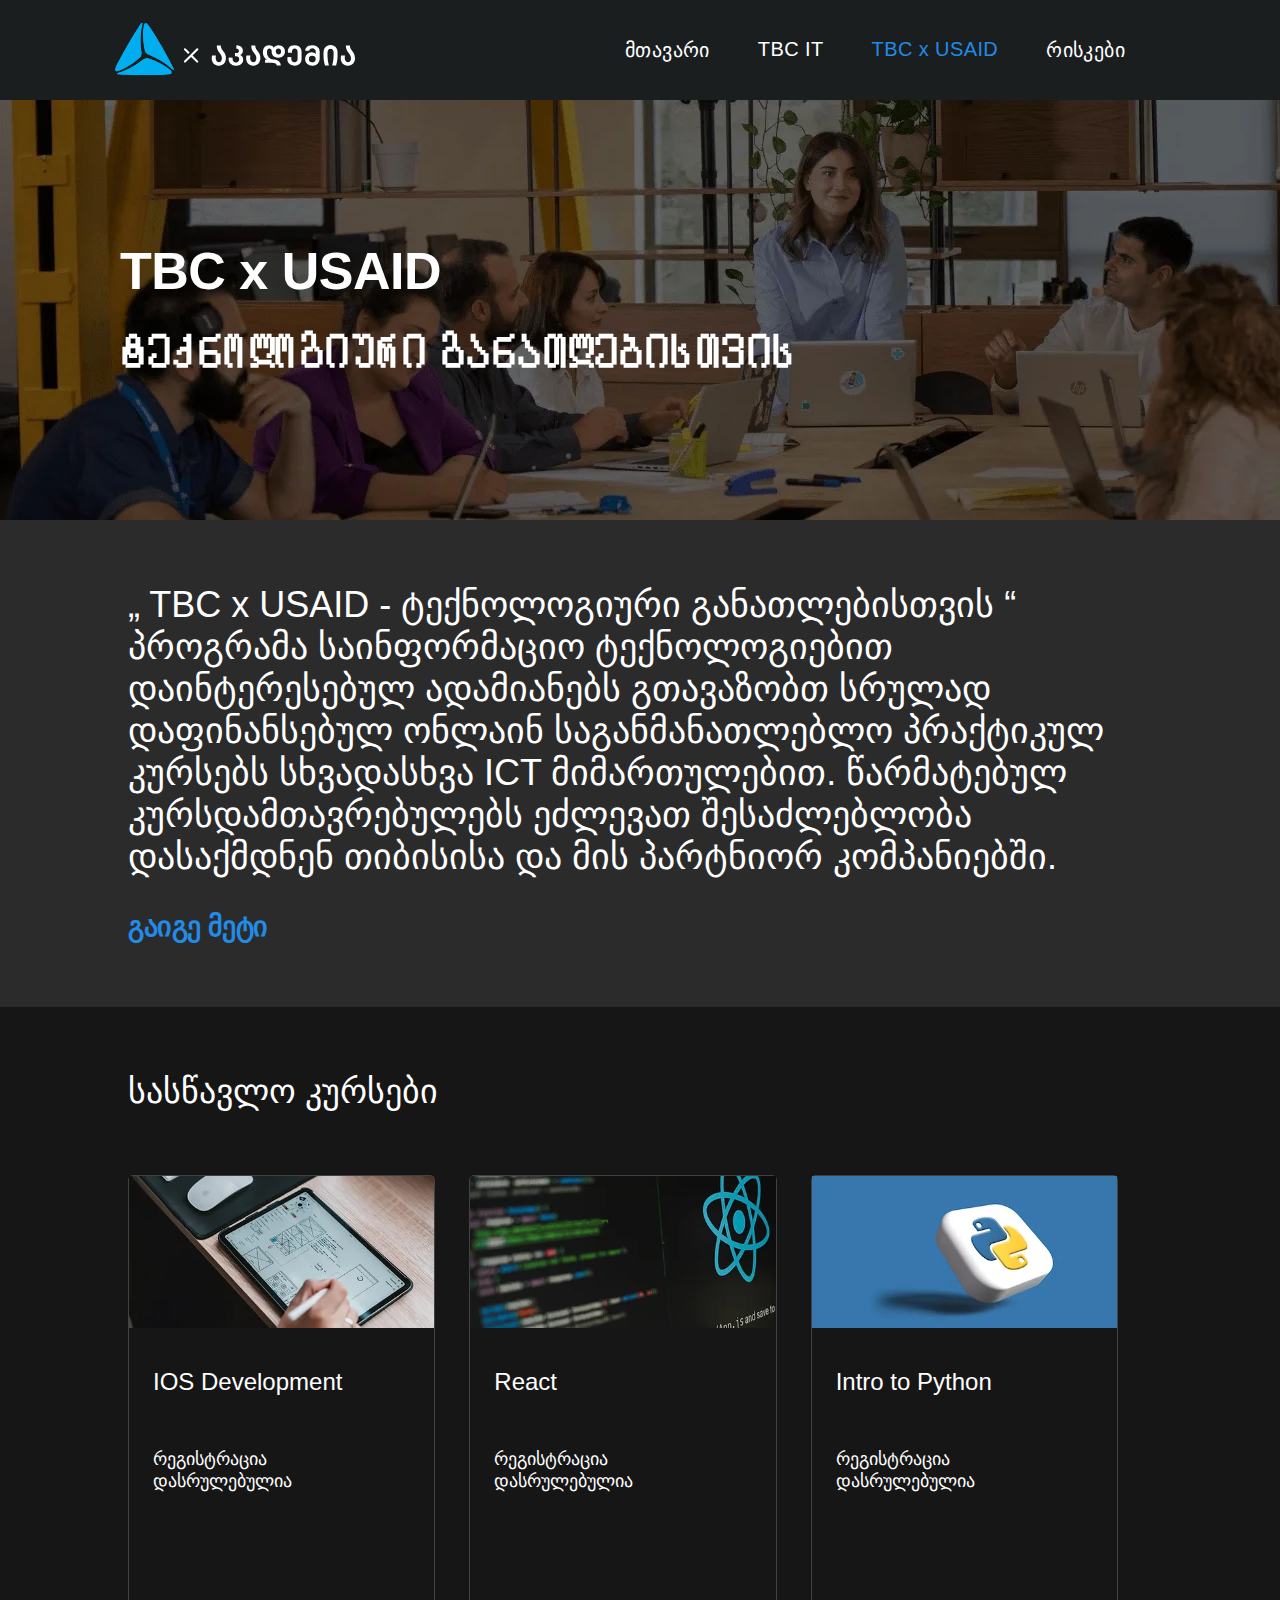
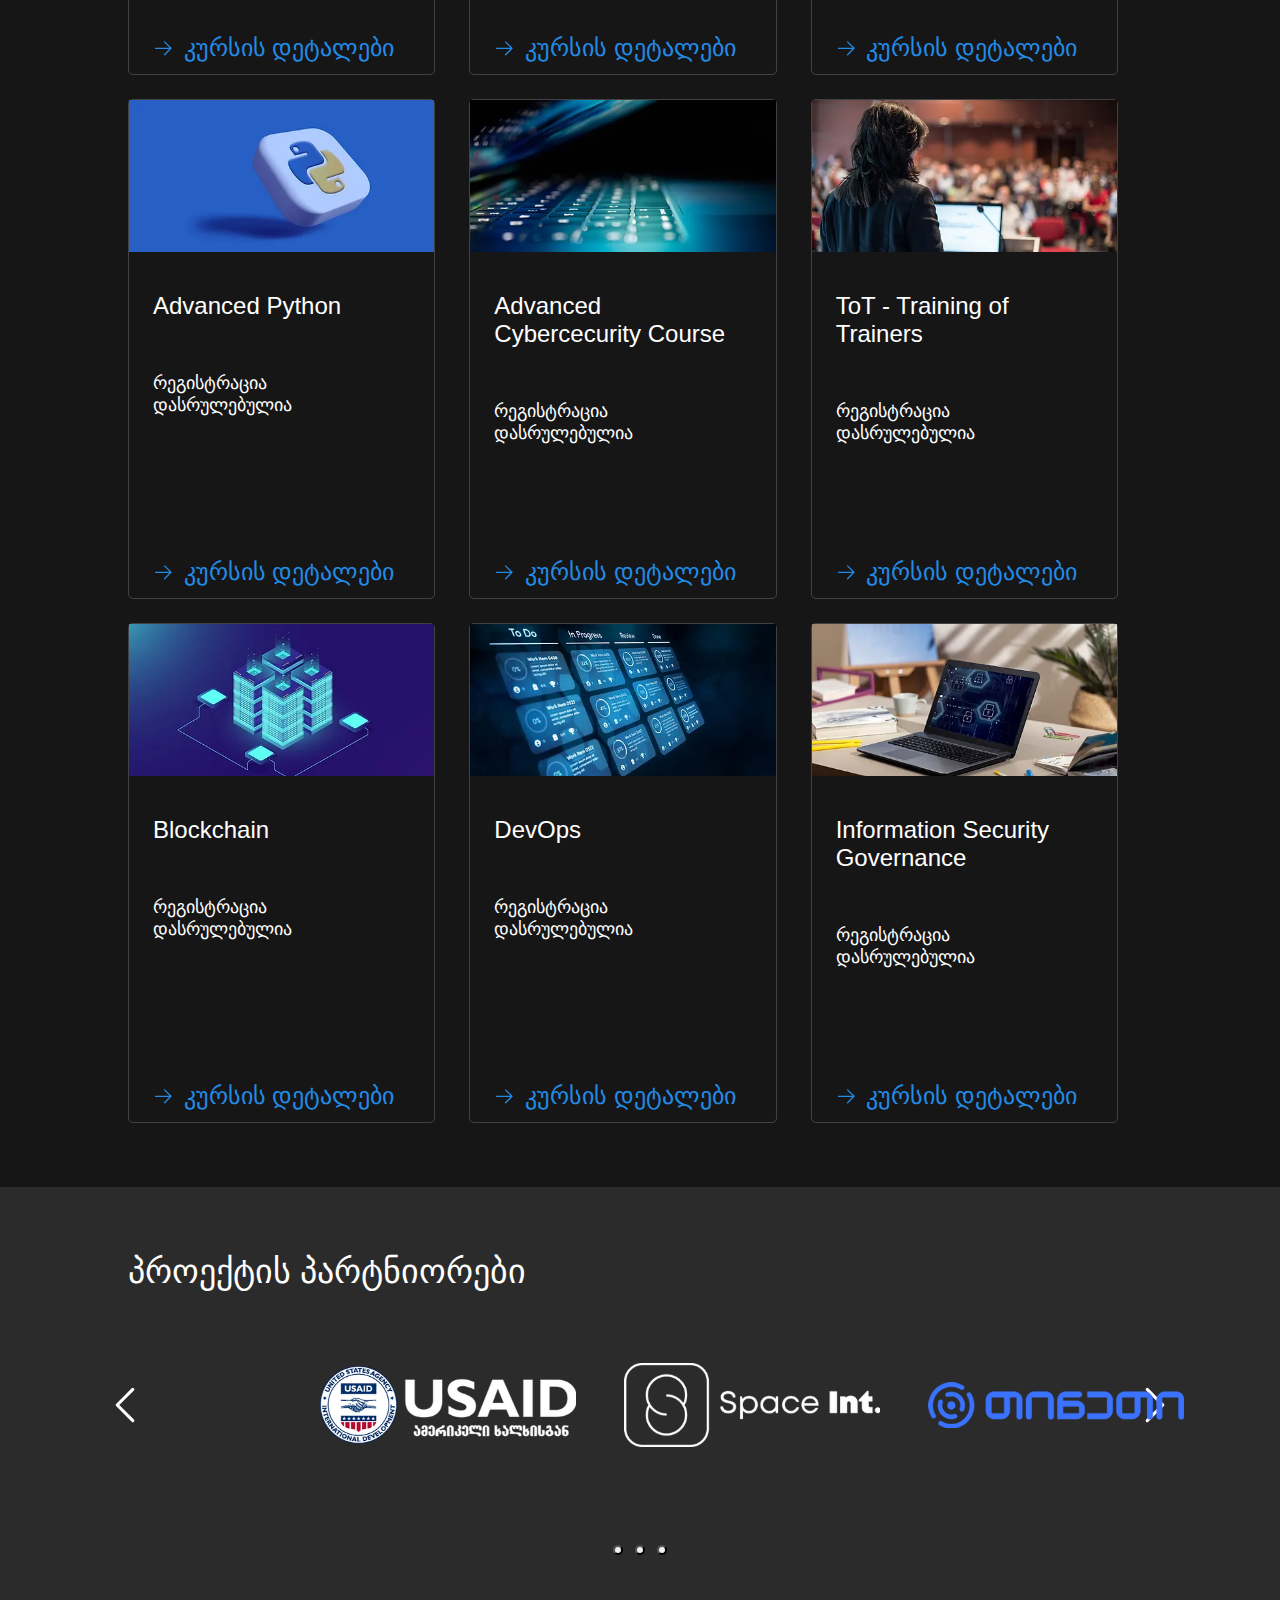
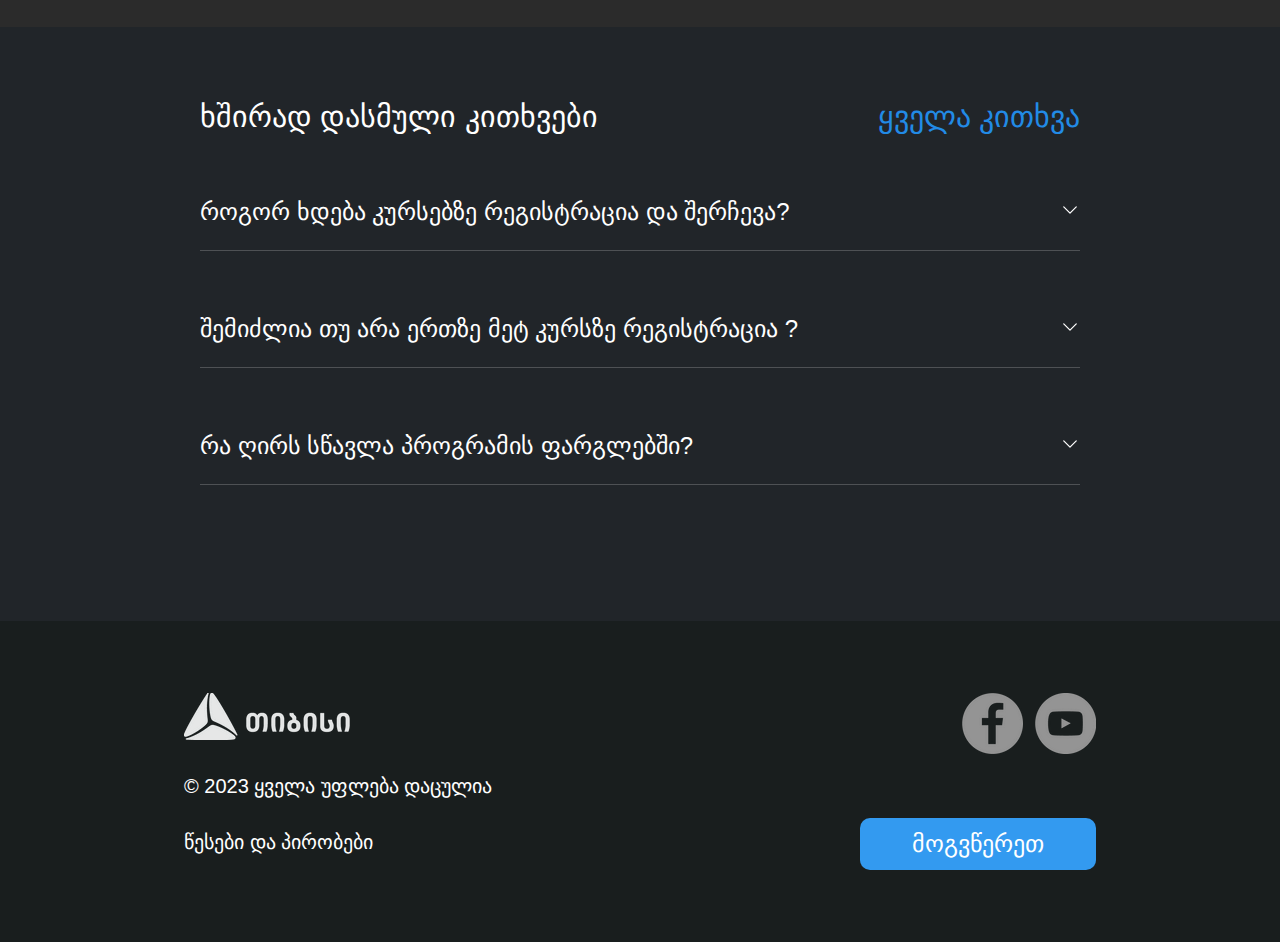
<file: index.html>
<!DOCTYPE html>
<html lang="en">
  <head>
    <meta charset="UTF-8" />
    <meta name="viewport" content="width=device-width, initial-scale=1.0" />
    <script src="script.js" defer></script>
    <link rel="stylesheet" type="text/css" href="style.css" />
    <link rel="stylesheet" type="text/css" href="queries.css" />
    <link
      rel="icon"
      sizes="192x192"
      href="https://static.wixstatic.com/media/93e8a3_03d83d668a5f417ca646a5e511f8c02a~mv2.png/v1/fill/w_192%2Ch_192%2Clg_1%2Cusm_0.66_1.00_0.01/93e8a3_03d83d668a5f417ca646a5e511f8c02a~mv2.png"
    />
    <link
      rel="stylesheet"
      href="https://cdnjs.cloudflare.com/ajax/libs/font-awesome/6.4.0/css/all.min.css"
    />
    <title>TBC x USAID</title>
  </head>
  <body>
    <header class="header">
      <a href="#"> <img src="./icons/tbcx-logo.svg" class="header-logo" /> </a>
      <div class="header-nav">
        <ul class="nav-list">
          <a href="#">მთავარი</a>
          <a href="#">TBC IT</a>
          <a href="#" id="active-btn">TBC x USAID</a>
          <a href="#">რისკები</a>
        </ul>
      </div>
      <button class="btn-mobile-nav">
        <i class="fa-solid fa-bars-staggered icon-mobile-nav open-nav"></i>
        <svg
          name="close-outline"
          xmlns="http://www.w3.org/2000/svg"
          fill="none"
          viewBox="0 0 24 24"
          stroke-width="1.5"
          stroke="currentColor"
          class="icon-mobile-nav close-nav hidden"
        >
          <path
            stroke-linecap="round"
            stroke-linejoin="round"
            d="M6 18 18 6M6 6l12 12"
          />
        </svg>
      </button>
    </header>
    <div class="spacer"></div>

    <div class="section-hero">
      <div class="hero">
        <div class="hero-title">
          <p>TBC x USAID</p>
          <p>ᲢᲔᲥᲜᲝᲚᲝᲒᲘᲣᲠᲘ ᲒᲐᲜᲐᲗᲚᲔᲑᲘᲡᲗᲕᲘᲡ</p>
        </div>
      </div>
    </div>
    <div class="section-description">
      <div class="main-description">
        <p class="description">
          „ TBC x USAID - ტექნოლოგიური განათლებისთვის “ პროგრამა საინფორმაციო
          ტექნოლოგიებით დაინტერესებულ ადამიანებს გთავაზობთ სრულად დაფინანსებულ
          ონლაინ საგანმანათლებლო პრაქტიკულ კურსებს სხვადასხვა ICT მიმართულებით.
          წარმატებულ კურსდამთავრებულებს ეძლევათ შესაძლებლობა დასაქმდნენ თიბისისა
          და მის პარტნიორ კომპანიებში.
        </p>
        <span class="more-info-btn">
          <a href="#">გაიგე მეტი</a>
        </span>
      </div>
    </div>
    <div class="section-courses">
      <div class="courses-div">
        <p class="courses-title">სასწავლო კურსები</p>
        <div class="courses">
          <div class="course">
            <div class="course-info">
              <img
                class="course-img"
                src="/images/dd97f4_6f93a2a737b14a32ae26b17f51e6dbf1~mv2.webp"
              />
              <p class="padding-sm">IOS Development</p>
              <p class="registration padding-sm">რეგისტრაცია დასრულებულია</p>
            </div>
            <a href="#" class="padding-sm"
              ><svg
                xmlns="http://www.w3.org/2000/svg"
                fill="none"
                viewBox="0 0 24 24"
                stroke-width="1.5"
                stroke="currentColor"
                class="arrow-right"
              >
                <path
                  stroke-linecap="round"
                  stroke-linejoin="round"
                  d="M13.5 4.5 21 12m0 0-7.5 7.5M21 12H3"
                />
              </svg>
              კურსის დეტალები</a
            >
          </div>
          <div class="course">
            <div class="course-info">
              <img
                class="course-img"
                src="/images/dd97f4_4323db1079614633a653e2ff9a95738e~mv2.webp"
              />
              <p class="padding-sm">React</p>
              <p class="registration padding-sm">რეგისტრაცია დასრულებულია</p>
            </div>
            <a href="#" class="padding-sm"
              ><svg
                xmlns="http://www.w3.org/2000/svg"
                fill="none"
                viewBox="0 0 24 24"
                stroke-width="1.5"
                stroke="currentColor"
                class="arrow-right"
              >
                <path
                  stroke-linecap="round"
                  stroke-linejoin="round"
                  d="M13.5 4.5 21 12m0 0-7.5 7.5M21 12H3"
                />
              </svg>
              კურსის დეტალები</a
            >
          </div>
          <div class="course">
            <div class="course-info">
              <img
                class="course-img"
                src="images/dd97f4_5487da3fc590472dbb3599f7575df2d1~mv2.webp"
              />
              <p class="padding-sm">Intro to Python</p>
              <p class="registration padding-sm">რეგისტრაცია დასრულებულია</p>
            </div>
            <a href="#" class="padding-sm"
              ><svg
                xmlns="http://www.w3.org/2000/svg"
                fill="none"
                viewBox="0 0 24 24"
                stroke-width="1.5"
                stroke="currentColor"
                class="arrow-right"
              >
                <path
                  stroke-linecap="round"
                  stroke-linejoin="round"
                  d="M13.5 4.5 21 12m0 0-7.5 7.5M21 12H3"
                />
              </svg>
              კურსის დეტალები</a
            >
          </div>
          <div class="course">
            <div class="course-info">
              <img
                src="/images/dd97f4_d9e4b267142542e98dbcdf183d766651~mv2.webp"
                class="course-img"
              />
              <p class="padding-sm">Advanced Python</p>
              <p class="registration padding-sm">რეგისტრაცია დასრულებულია</p>
            </div>
            <a class="padding-sm" href="#"
              ><svg
                xmlns="http://www.w3.org/2000/svg"
                fill="none"
                viewBox="0 0 24 24"
                stroke-width="1.5"
                stroke="currentColor"
                class="arrow-right"
              >
                <path
                  stroke-linecap="round"
                  stroke-linejoin="round"
                  d="M13.5 4.5 21 12m0 0-7.5 7.5M21 12H3"
                />
              </svg>
              კურსის დეტალები</a
            >
          </div>
          <div class="course">
            <div class="course-info">
              <img
                src="/images/dd97f4_41969c5f1e6b4a269bf1d790a52e465b~mv2.webp"
                class="course-img"
              />
              <p class="padding-sm">Advanced Cybercecurity Course</p>
              <p class="registration padding-sm">რეგისტრაცია დასრულებულია</p>
            </div>
            <a class="padding-sm" href="#"
              ><svg
                xmlns="http://www.w3.org/2000/svg"
                fill="none"
                viewBox="0 0 24 24"
                stroke-width="1.5"
                stroke="currentColor"
                class="arrow-right"
              >
                <path
                  stroke-linecap="round"
                  stroke-linejoin="round"
                  d="M13.5 4.5 21 12m0 0-7.5 7.5M21 12H3"
                />
              </svg>
              კურსის დეტალები</a
            >
          </div>
          <div class="course">
            <div class="course-info">
              <img
                src="/images/dd97f4_dd355dc915d14264afd4ce2a9d2b0e12~mv2.webp"
                class="course-img"
              />
              <p class="padding-sm">ToT - Training of Trainers</p>
              <p class="registration padding-sm">რეგისტრაცია დასრულებულია</p>
            </div>
            <a class="padding-sm" href="#"
              ><svg
                xmlns="http://www.w3.org/2000/svg"
                fill="none"
                viewBox="0 0 24 24"
                stroke-width="1.5"
                stroke="currentColor"
                class="arrow-right"
              >
                <path
                  stroke-linecap="round"
                  stroke-linejoin="round"
                  d="M13.5 4.5 21 12m0 0-7.5 7.5M21 12H3"
                />
              </svg>
              კურსის დეტალები</a
            >
          </div>
          <div class="course">
            <div class="course-info">
              <img
                src="images/dd97f4_0fc678e4e2e04f8dacc747a4e2fbb6e6~mv2.webp"
                class="course-img"
              />
              <p class="padding-sm">Blockchain</p>
              <p class="registration padding-sm">რეგისტრაცია დასრულებულია</p>
            </div>
            <a href="#" class="padding-sm"
              ><svg
                xmlns="http://www.w3.org/2000/svg"
                fill="none"
                viewBox="0 0 24 24"
                stroke-width="1.5"
                stroke="currentColor"
                class="arrow-right"
              >
                <path
                  stroke-linecap="round"
                  stroke-linejoin="round"
                  d="M13.5 4.5 21 12m0 0-7.5 7.5M21 12H3"
                />
              </svg>
              კურსის დეტალები</a
            >
          </div>
          <div class="course">
            <div class="course-info">
              <img
                src="images/dd97f4_dda966974c014319bd5623526510b47c~mv2 (1).webp"
                class="course-img"
              />
              <p class="padding-sm">DevOps</p>
              <p class="registration padding-sm">რეგისტრაცია დასრულებულია</p>
            </div>
            <a class="padding-sm" href="#">
              <svg
                xmlns="http://www.w3.org/2000/svg"
                fill="none"
                viewBox="0 0 24 24"
                stroke-width="1.5"
                stroke="currentColor"
                class="arrow-right"
              >
                <path
                  stroke-linecap="round"
                  stroke-linejoin="round"
                  d="M13.5 4.5 21 12m0 0-7.5 7.5M21 12H3"
                />
              </svg>
              კურსის დეტალები</a
            >
          </div>
          <div class="course">
            <div class="course-info">
              <img
                src="images/dd97f4_8cc30cf0258d45a6ad2298ebec33550a~mv2.webp"
                class="course-img"
              />
              <p class="padding-sm">Information Security Governance</p>
              <p class="registration padding-sm">რეგისტრაცია დასრულებულია</p>
            </div>
            <a href="#" class="padding-sm">
              <svg
                xmlns="http://www.w3.org/2000/svg"
                fill="none"
                viewBox="0 0 24 24"
                stroke-width="1.5"
                stroke="currentColor"
                class="arrow-right"
              >
                <path
                  stroke-linecap="round"
                  stroke-linejoin="round"
                  d="M13.5 4.5 21 12m0 0-7.5 7.5M21 12H3"
                />
              </svg>
              კურსის დეტალები</a
            >
          </div>
        </div>
      </div>
    </div>

    <div class="section-slider">
      <div class="slider">
        <div class="slider-content">
          <button class="previous-slide-btn">
            <svg
              xmlns="http://www.w3.org/2000/svg"
              fill="none"
              viewBox="0 0 24 24"
              stroke-width="1.5"
              stroke="currentColor"
            >
              <path
                stroke-linecap="round"
                stroke-linejoin="round"
                d="M15.75 19.5 8.25 12l7.5-7.5"
              />
            </svg>
          </button>
          <button class="next-slide-btn">
            <svg
              xmlns="http://www.w3.org/2000/svg"
              fill="none"
              viewBox="0 0 24 24"
              stroke-width="1.5"
              stroke="currentColor"
              class="w-6 h-6"
            >
              <path
                stroke-linecap="round"
                stroke-linejoin="round"
                d="m8.25 4.5 7.5 7.5-7.5 7.5"
              />
            </svg>
          </button>
          <p>პროექტის პარტნიორები</p>
          <div class="slider-partners slider0 absolute">
            <img src="/images/Asset 4_2x_edited.webp" />
            <img src="/images/White horiz.webp" />
            <img
              src="/images/93e8a3_ae4ade72135b4c7eaa531290232fe5aa~mv2 (1).webp"
            />
          </div>
          <div class="slider-partners slider1 no-opacity absolute">
            <img src="/images/Tegeta logo geo.webp" />
            <img
              src="/images/93e8a3_aca86c1c067d4f8585c3c2cb1b0a0178~mv2.webp"
            />
            <img src="/images/MicrosoftTeams-image (9).webp" />
          </div>
          <div class="slider-partners slider2 no-opacity absolute last-slide">
            <img src="images/UFC GEO PNG_edited.webp" />
          </div>
        </div>
        <div class="slider-btn-div">
          <button class="slider-btn slider-btn-1"></button>
          <button class="slider-btn slider-btn-2"></button>
          <button class="slider-btn slider-btn-3"></button>
        </div>
      </div>
    </div>
    <div class="FAQ-section">
      <div class="FAQ">
        <div class="FAQ-title">
          <p>ხშირად დასმული კითხვები</p>
          <a href="#">ყველა კითხვა</a>
        </div>
        <div class="questions">
          <div class="q-a">
            <div class="question question1">
              <p>როგორ ხდება კურსებზე რეგისტრაცია და შერჩევა?</p>
              <p>
                <svg
                  xmlns="http://www.w3.org/2000/svg"
                  fill="none"
                  viewBox="0 0 24 24"
                  stroke-width="1.5"
                  stroke="currentColor"
                  class="down-arrow"
                  id="down-arrow1"
                >
                  <path
                    stroke-linecap="round"
                    stroke-linejoin="round"
                    d="m19.5 8.25-7.5 7.5-7.5-7.5"
                  />
                </svg>

                <svg
                  xmlns="http://www.w3.org/2000/svg"
                  fill="none"
                  viewBox="0 0 24 24"
                  stroke-width="1.5"
                  stroke="currentColor"
                  class="hidden up-arrow"
                  id="up-arrow1"
                >
                  <path
                    stroke-linecap="round"
                    stroke-linejoin="round"
                    d="m4.5 15.75 7.5-7.5 7.5 7.5"
                  />
                </svg>
              </p>
            </div>
            <div class="answer1 answer hidden">
              <p>კურსზე რეგისტრაციისთვის უნდა გაიარო რამდენიმე ეტაპი:</p>
              <div class="answer1-text">
                <p>
                  I ეტაპი - პირველ ეტაპზე საჭიროა, შეავსო სასურველი კურსისთვის
                  განკუთვნილი სარეგისტრაციო ფორმა, რომელიც განთავსებულია კურსის
                  შიდა გვერდზე. კურსზე რეგისტრაციის დასრულების შემდეგ დაიწყება
                  შემოსული განცხადებების გადარჩევა.
                </p>
                <p>
                  II ეტაპი - შერჩევის მეორე ეტაპი კურსების მიხედვით
                  განსხვავებულია, ზოგიერთი კურსისთვის მოიცავს პრე-ტესტს, ზოგიერთ
                  კურსზე კი უნარების ტესტს, სადაც მინიმალური ზღვარის გადალახვის
                  შემთხვევაში გადახვალ შერჩევის შემდეგ ეტაპზე.
                </p>
                <p>
                  III ეტაპი - მესამე ეტაპი კურსების მიხედვით განსხვავდება:
                  Advance კურსებზე, სადაც მოითხოვება გარკვეული ტექნიკური ცოდნა,
                  მონაწილეებმა უნდა დაწერონ ტექნიკური ტესტი ცოდნის დონის
                  შესამოწმებლად, ხოლო კურსებზე, სადაც რაიმე ტიპის წინასწარი
                  ცოდნა მოთხოვნილი არ არის უნდა შეასრულოთ ტექნიკური დავალება,
                  რაც თქვენი კვლევისა და თვითსწავლის უნარს ამოწმებს.
                </p>
                <p>
                  IV ეტაპი - შერჩევის ბოლო მეოთხე ეტაპი მოიცავს გასაუბრებას
                  შესარჩევ კომისიასთან. გასაუბრების წარმატებით გავლის
                  შემთხვევაში ჩაირიცხებით კურსზე და გაფორმდება შესაბამისი
                  ხელშეკრულება.
                </p>
              </div>
              <p>
                * სანამ კურსზე დარეგისტრირდები მნიშვნელოვანია, ყურადღებით
                წაიკითხო კურსის აღწერა, ნახო რას ისწავლი კურსის განმავლობაში და
                გაიგო გააჩნია თუ არა კურსს დასწრების წინაპირობა.
              </p>
            </div>
          </div>
          <div class="q-a">
            <div class="question question2">
              <p>შემიძლია თუ არა ერთზე მეტ კურსზე რეგისტრაცია ?</p>
              <p>
                <svg
                  xmlns="http://www.w3.org/2000/svg"
                  fill="none"
                  viewBox="0 0 24 24"
                  stroke-width="1.5"
                  stroke="currentColor"
                  class="down-arrow"
                  id="down-arrow2"
                >
                  <path
                    stroke-linecap="round"
                    stroke-linejoin="round"
                    d="m19.5 8.25-7.5 7.5-7.5-7.5"
                  />
                </svg>

                <svg
                  xmlns="http://www.w3.org/2000/svg"
                  fill="none"
                  viewBox="0 0 24 24"
                  stroke-width="1.5"
                  stroke="currentColor"
                  class="hidden up-arrow"
                  id="up-arrow2"
                >
                  <path
                    stroke-linecap="round"
                    stroke-linejoin="round"
                    d="m4.5 15.75 7.5-7.5 7.5 7.5"
                  />
                </svg>
              </p>
            </div>
            <p class="answer2 answer hidden">
              TBC X USAID ტექნოლოგიური განათლებისთვის პროგრამაში თითოეულ
              კანდიდატს აქვს მხოლოდ ერთი კურსის გავლის შესაძლებლობა. გარდა
              Information Security და Python კურსებისა, სადაც Basic დონის გავლის
              შემდეგ შესაძლებელია სწავლის გაგრძელება Advance დონეზე.
            </p>
          </div>
          <div class="q-a">
            <div class="question question3 last-question">
              <p>რა ღირს სწავლა პროგრამის ფარგლებში?</p>
              <p>
                <svg
                  xmlns="http://www.w3.org/2000/svg"
                  fill="none"
                  viewBox="0 0 24 24"
                  stroke-width="1.5"
                  stroke="currentColor"
                  class="down-arrow"
                  id="down-arrow3"
                >
                  <path
                    stroke-linecap="round"
                    stroke-linejoin="round"
                    d="m19.5 8.25-7.5 7.5-7.5-7.5"
                  />
                </svg>

                <svg
                  xmlns="http://www.w3.org/2000/svg"
                  fill="none"
                  viewBox="0 0 24 24"
                  stroke-width="1.5"
                  stroke="currentColor"
                  class="hidden up-arrow"
                  id="up-arrow3"
                >
                  <path
                    stroke-linecap="round"
                    stroke-linejoin="round"
                    d="m4.5 15.75 7.5-7.5 7.5 7.5"
                  />
                </svg>
              </p>
            </div>
            <p class="answer answer3 hidden">
              პროგრამის ფარგლებში კურსებზე სწავლა სრულიად დაფინანსებულია თიბისი
              ბანკისა და USAID-ის მიერ.
            </p>
          </div>
        </div>
      </div>
    </div>
    <div class="section-footer">
      <footer class="footer">
        <div class="footer-left">
          <div>
            <img src="images/Asset 1@2x.webp" />
          </div>
          <p>© 2023 ყველა უფლება დაცულია</p>
          <a href="#">წესები და პირობები</a>
        </div>
        <div class="footer-right">
          <div class="footer-logos">
            <img src="images/ce6ec7c11b174c0581e20f42bb865ce3.webp" />
            <img src="images/71ac09a5a92848cc943bf2ca2a09a6d0.webp" />
          </div>
          <button class="footer-btn">მოგვწერეთ</button>
        </div>
      </footer>
    </div>
    <div class="section-footer-responsive">
      <footer class="footer-responsive">
        <div>
          <img src="images/Asset 1@2x.webp" />
        </div>

        <div class="footer-responsive-middle">
          <button class="footer-btn">მოგვწერეთ</button>
          <div class="footer-responsive-logos">
            <img src="images/ce6ec7c11b174c0581e20f42bb865ce3.webp" />
            <img src="images/71ac09a5a92848cc943bf2ca2a09a6d0.webp" />
          </div>
        </div>
        <div class="footer-responsive-bottom">
          <a href="#">წესები და პირობები</a>
          <p>© 2023 ყველა უფლება დაცულია</p>
        </div>
      </footer>
    </div>
  </body>
</html>
</file>
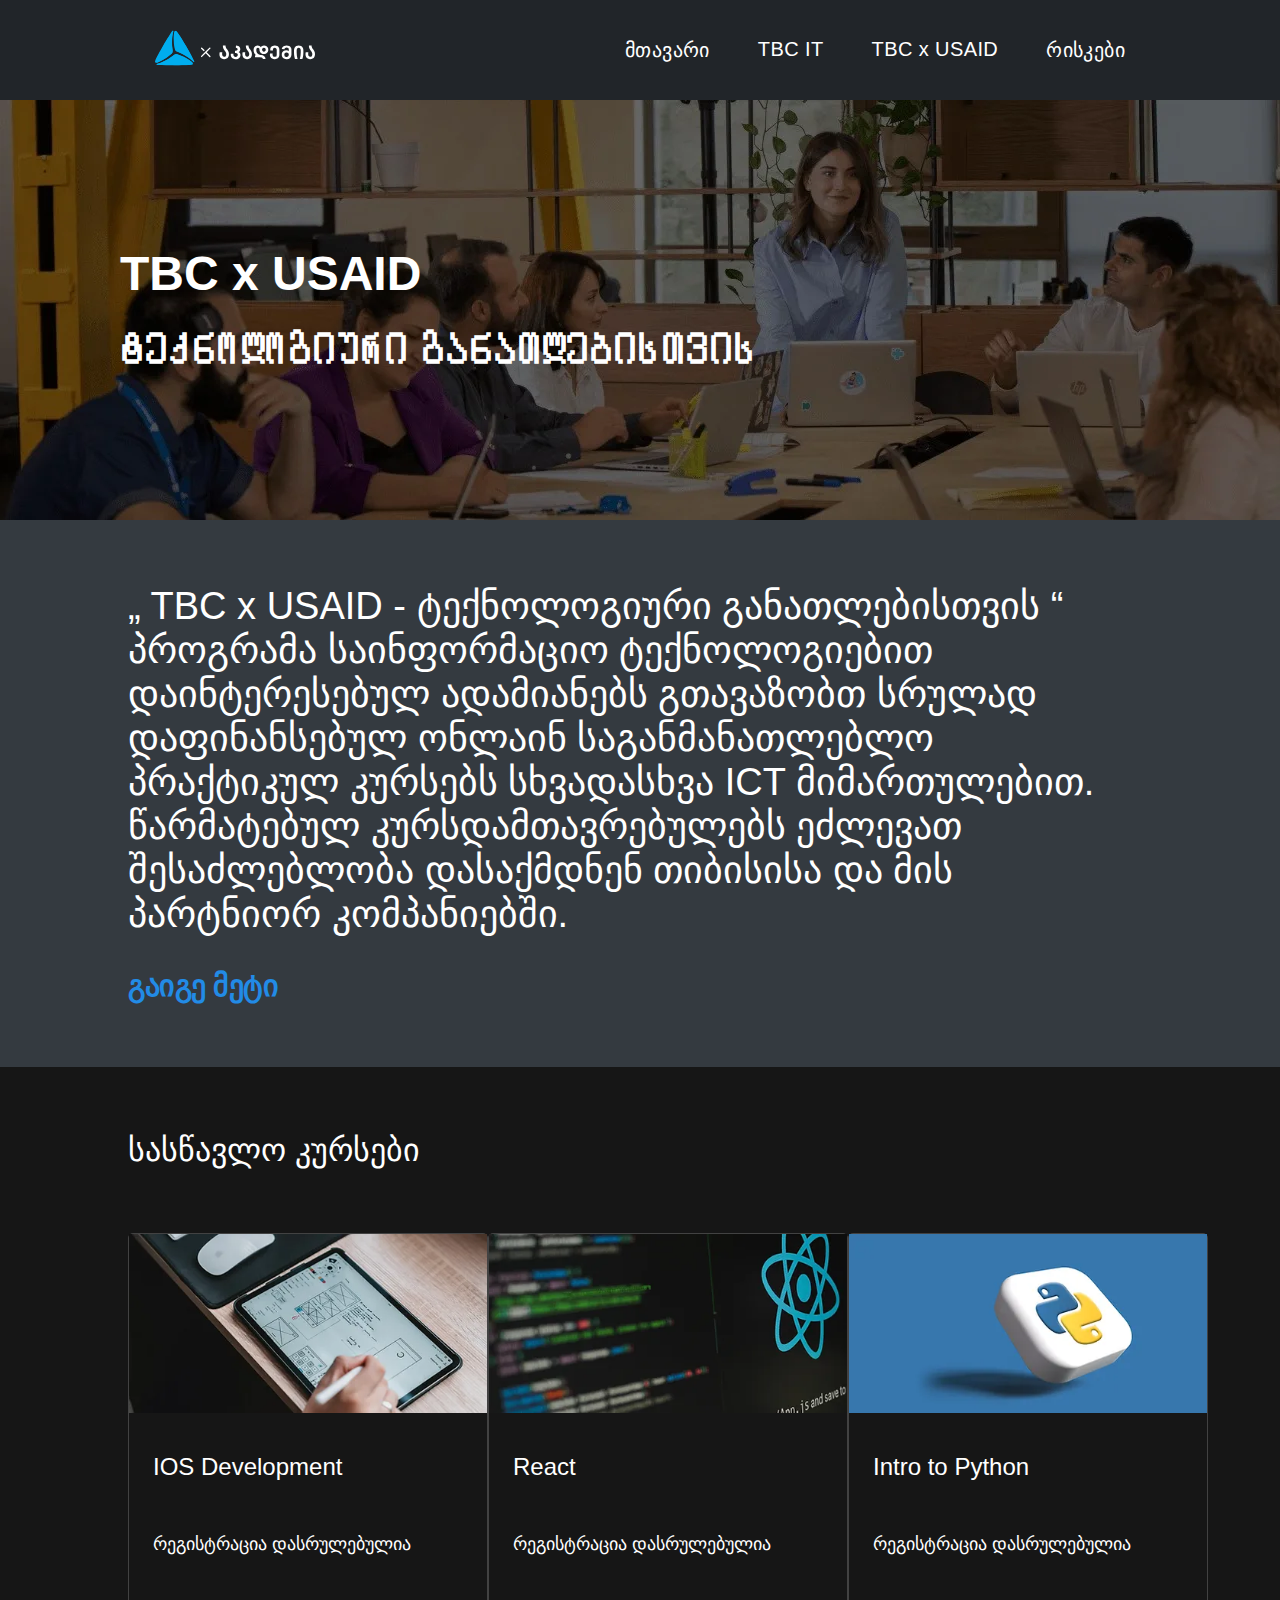
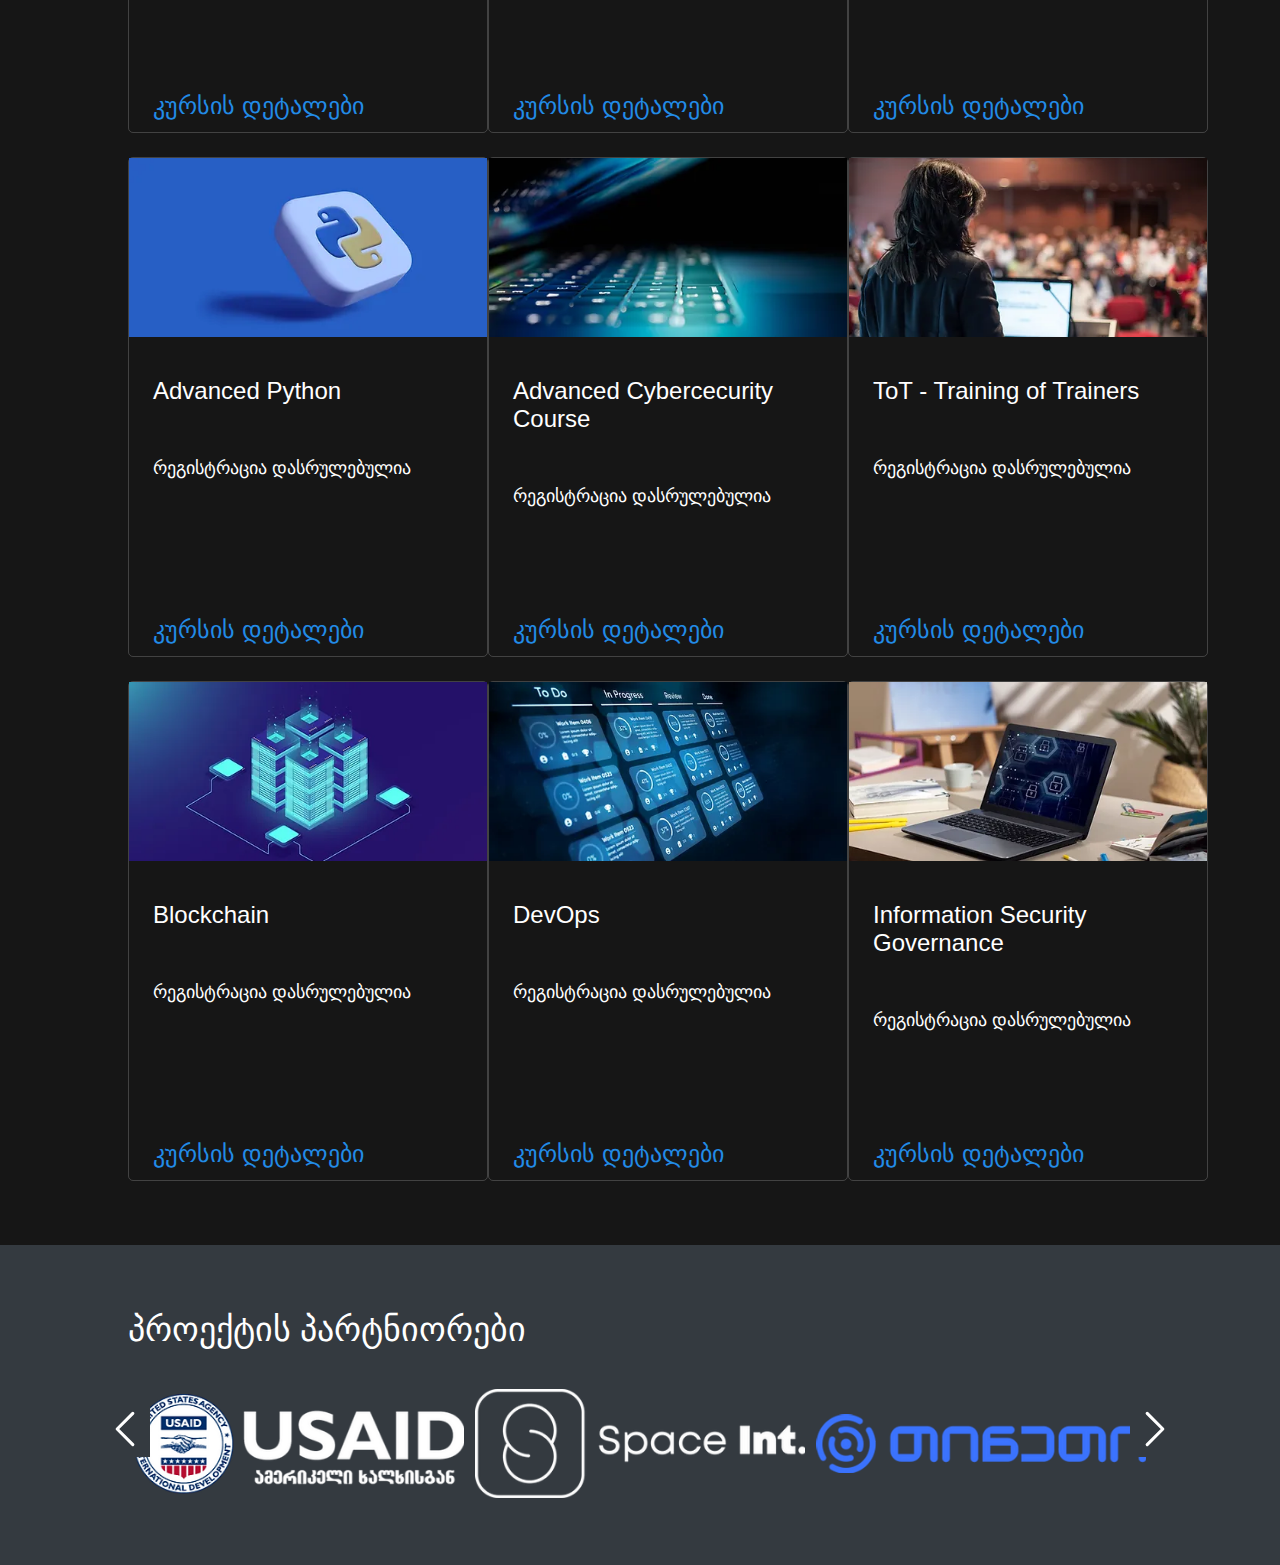
<file: images/Document.html>
<!DOCTYPE html>
<!-- saved from url=(0033)http://127.0.0.1:5500/index.html# -->
<html lang="en"><head><meta http-equiv="Content-Type" content="text/html; charset=UTF-8">
    
    <meta name="viewport" content="width=device-width, initial-scale=1.0">
    <script src="./Document_files/script.js.download" defer=""></script>
    
    <title>Document</title>
  <link rel="stylesheet" type="text/css" href="./Document_files/style.css"></head>
  <body>
    <div class="header">
      <a href="http://127.0.0.1:5500/index.html#" class="header-logo">
        <svg preserveAspectRatio="xMidYMid meet" data-bbox="-0.049 -0.035 160.05 35.031" xmlns="http://www.w3.org/2000/svg" viewBox="-0.049 -0.035 160.05 35.031" height="36" width="160" data-type="color" role="presentation" aria-hidden="true">
          <g>
            <g clip-path="url(#b290f575-40bd-4c29-b19c-ded35374c9f9_comp-ktjxmlim)">
              <path fill="#00ADEE" d="M17.72 20.126a3.738 3.738 0 0 1-1.187 3.079A42.393 42.393 0 0 1 3.49 31.5a6 6 0 0 1-1.37.365 1.043 1.043 0 0 1-1.258-1.083 2.46 2.46 0 0 1 .137-.652C2.27 26.49 6.62 18.587 8.472 15.326c2.315-4.076 8.4-13.898 9.32-15a.332.332 0 0 1 .398-.098c.15.079.267.17.117.711-.796 2.915-1.956 9.255-.756 17.91.065.456.123.86.156 1.245" data-color="1"></path>
              <path fill="#00ADEE" d="M19.187 24.287a3.737 3.737 0 0 1 3.26-.508 42.26 42.26 0 0 1 13.697 7.134c.372.294.706.631.997 1.005a1.042 1.042 0 0 1-.306 1.63 2.373 2.373 0 0 1-.652.202c-3.79.718-12.81.907-16.56.933-4.688 0-16.232-.326-17.608-.587a.32.32 0 0 1-.28-.293c0-.17 0-.32.554-.463 2.922-.764 8.987-2.935 15.887-8.296.359-.28.652-.535 1.004-.757" data-color="1"></path>
              <path fill="#00ADEE" d="M22.05 20.929a3.73 3.73 0 0 1-2.067-2.563 42.333 42.333 0 0 1-.652-15.431 6 6 0 0 1 .365-1.37 1.043 1.043 0 0 1 1.565-.548c.182.126.348.273.496.437 2.51 2.929 7.174 10.644 9.078 13.872 2.374 4.05 7.826 14.231 8.309 15.561a.32.32 0 0 1-.111.392c-.144.098-.287.15-.652-.248-2.126-2.146-7.037-6.313-15.13-9.613-.425-.17-.803-.32-1.162-.49" data-color="1"></path>
              <path fill="#00ADEE" d="M17.386 19.382c.163 1.65.247 2.51-1.096 3.913a44.35 44.35 0 0 1-8.478 6.235 36.381 36.381 0 0 1-5.074 2.478c-1.148.411-2.107.587-2.61-.241a1.597 1.597 0 0 1 0-1.46c1.24-3.366 4.827-9.653 7.175-13.742l.737-1.305c3.593-6.196 8.354-13.78 9.287-15 .137-.176.385-.385.613-.254a.45.45 0 0 1 .163.482c0 .033-.065.255-.085.34-1.539 6.26-1.376 12.39-.652 18.521" data-color="1"></path>
              <path fill="#00ADEE" d="M22.637 21.313c-1.513-.69-2.302-1.05-2.85-2.915a44.167 44.167 0 0 1-1.174-10.435c-.013-1.885.118-3.77.392-5.635.215-1.2.548-2.12 1.506-2.12A1.611 1.611 0 0 1 21.77.94c2.296 2.765 5.948 9.007 8.322 13.044.248.417.495.848.743 1.304 3.574 6.209 7.761 14.126 8.342 15.548.085.202.143.522-.085.652a.457.457 0 0 1-.502-.104l-.248-.235c-4.65-4.474-10.05-7.395-15.705-9.835z" data-color="1"></path>
              <path fill="#00ADEE" d="M18.339 24.887c1.35-.965 2.054-1.467 3.946-1.01a44.05 44.05 0 0 1 9.633 4.226 36.58 36.58 0 0 1 4.682 3.156c.933.783 1.565 1.533 1.083 2.361a1.598 1.598 0 0 1-1.266.724c-3.534.606-10.767.652-15.476.652h-1.48c-7.174 0-16.116-.346-17.61-.548-.22 0-.52-.137-.52-.404a.45.45 0 0 1 .338-.378l.333-.098c6.196-1.794 11.426-5.009 16.37-8.687" data-color="1"></path>
              <path fill="#ffffff" d="m48.77 20.818.965-.966-2.687-2.686a.683.683 0 0 0-.965.965l2.687 2.687z" data-color="2"></path>
              <path fill="#ffffff" d="m51.66 21.776 3.671-3.678a.653.653 0 0 0 0-.965.692.692 0 0 0-.965 0l-3.672 3.678-.965.965-3.62 3.62a.653.653 0 0 0 0 .959.652.652 0 0 0 .966 0l3.62-3.613 3.645 3.645a.691.691 0 0 0 .965 0 .653.653 0 0 0 0-.965l-3.645-3.646z" data-color="2"></path>
              <path fill="#ffffff" d="M70.71 16.526c.116.393.285.768.502 1.116.202.313.476.704.822 1.167.35.443.675.907.972 1.39.276.462.495.957.652 1.473a6.86 6.86 0 0 1 .267 2.009 5.394 5.394 0 0 1-.652 2.68 4.174 4.174 0 0 1-1.709 1.69 5.18 5.18 0 0 1-2.426.567 5.043 5.043 0 0 1-2.406-.568 4.141 4.141 0 0 1-1.69-1.676 5.426 5.426 0 0 1-.613-2.68c.008-.66.09-1.316.248-1.957l2.609.092a7.68 7.68 0 0 0-.183 1.663 3.359 3.359 0 0 0 .548 2.028 1.761 1.761 0 0 0 1.52.75 1.826 1.826 0 0 0 1.493-.652c.4-.571.598-1.26.561-1.957a3.856 3.856 0 0 0-.365-1.741 10.935 10.935 0 0 0-1.115-1.702 13.844 13.844 0 0 1-1.005-1.448 6.06 6.06 0 0 1-.652-1.546 7.077 7.077 0 0 1-.222-2.126h2.655c-.006.483.06.964.195 1.428" data-color="2"></path>
              <path fill="#ffffff" d="M78.008 28.063a3.972 3.972 0 0 1-1.696-1.539 4.304 4.304 0 0 1-.587-2.237 4.623 4.623 0 0 1 .124-1.108l2.609.104a3.368 3.368 0 0 0-.072.75 2.35 2.35 0 0 0 .607 1.722 2.172 2.172 0 0 0 1.617.652 2.218 2.218 0 0 0 1.585-.567 1.959 1.959 0 0 0 .593-1.507 1.847 1.847 0 0 0-.56-1.435 2.264 2.264 0 0 0-1.579-.509h-.698V20.2h.88c.467.026.928-.11 1.305-.386a1.303 1.303 0 0 0 .457-1.063 1.441 1.441 0 0 0-.483-1.102 1.956 1.956 0 0 0-1.304-.483l.137-2.178a5.102 5.102 0 0 1 2.27.476 3.554 3.554 0 0 1 1.512 1.305c.363.575.55 1.244.535 1.924a3.156 3.156 0 0 1-.45 1.67c-.315.5-.79.88-1.35 1.075a2.609 2.609 0 0 1 1.454 1.161c.369.6.557 1.292.542 1.996a3.822 3.822 0 0 1-.574 2.08 3.913 3.913 0 0 1-1.683 1.442 5.87 5.87 0 0 1-2.609.528 5.713 5.713 0 0 1-2.608-.554" data-color="2"></path>
              <path fill="#ffffff" d="M93.686 16.526a4.5 4.5 0 0 0 .496 1.116c.202.313.476.704.822 1.167.35.443.675.907.972 1.39.279.46.498.956.652 1.473.19.652.281 1.33.267 2.009a5.394 5.394 0 0 1-.652 2.68 4.194 4.194 0 0 1-1.715 1.69 5.163 5.163 0 0 1-2.426.567 5.04 5.04 0 0 1-2.407-.568 4.121 4.121 0 0 1-1.682-1.676 5.432 5.432 0 0 1-.62-2.68c.007-.66.09-1.316.248-1.957l2.608.091a8.104 8.104 0 0 0-.176 1.664 3.359 3.359 0 0 0 .542 2.002 1.78 1.78 0 0 0 1.526.75 1.807 1.807 0 0 0 1.487-.652c.406-.569.603-1.26.56-1.957a3.77 3.77 0 0 0-.365-1.741 10.93 10.93 0 0 0-1.115-1.702 14.878 14.878 0 0 1-1.004-1.448 6.565 6.565 0 0 1-.652-1.546 7.298 7.298 0 0 1-.222-2.126h2.66c-.005.483.061.964.197 1.428" data-color="2"></path>
              <path fill="#ffffff" d="M106.691 27.04a5.531 5.531 0 0 0-2.283-.418h-4.409v-1.956h1.337a5.352 5.352 0 0 1-2.008-2.042 5.869 5.869 0 0 1-.757-2.935 5.746 5.746 0 0 1 .555-2.648c.326-.66.842-1.21 1.48-1.578a4.141 4.141 0 0 1 2.054-.515 4.022 4.022 0 0 1 1.859.437 2.65 2.65 0 0 1 1.259 1.259 2.931 2.931 0 0 1 1.304-1.246 4.144 4.144 0 0 1 1.924-.45 4.43 4.43 0 0 1 2.185.535 3.914 3.914 0 0 1 1.539 1.493c.382.68.576 1.45.561 2.23a4.133 4.133 0 0 1-.574 2.172 3.908 3.908 0 0 1-1.578 1.481 4.815 4.815 0 0 1-2.27.522 4.89 4.89 0 0 1-2.276-.515 4.029 4.029 0 0 1-1.591-1.435 3.86 3.86 0 0 1-.574-2.1v-.359a2.01 2.01 0 0 0-.398-1.304 1.305 1.305 0 0 0-1.07-.496 1.425 1.425 0 0 0-1.226.62 3.263 3.263 0 0 0-.45 1.917 4.443 4.443 0 0 0 1.226 3.385 4.92 4.92 0 0 0 3.02 1.337l.587.058a5.606 5.606 0 0 1 3.117 1.2 3.84 3.84 0 0 1 1.305 2.76h-2.694a1.82 1.82 0 0 0-1.102-1.403l-.052-.006zm3.509-6.431c.347-.403.527-.923.502-1.454a2.105 2.105 0 0 0-.522-1.487 1.676 1.676 0 0 0-1.304-.542 1.723 1.723 0 0 0-1.305.542 2.316 2.316 0 0 0 0 2.895 1.724 1.724 0 0 0 1.305.555 1.69 1.69 0 0 0 1.304-.542" data-color="2"></path>
              <path fill="#ffffff" d="M117.126 28.064a4.043 4.043 0 0 1-1.663-1.52 4.219 4.219 0 0 1-.587-2.224c.003-.496.082-.989.234-1.461l2.55.104c-.077.365-.12.736-.13 1.11a2.291 2.291 0 0 0 .554 1.61 1.999 1.999 0 0 0 1.533.6 1.957 1.957 0 0 0 2.107-2.159v-4.943a1.965 1.965 0 0 0-1.183-1.797 1.956 1.956 0 0 0-2.117.375 1.86 1.86 0 0 0-.39.644 1.853 1.853 0 0 0-.106.745 3.5 3.5 0 0 0 .072.75l-2.661.072a6.492 6.492 0 0 1-.105-1.18 3.524 3.524 0 0 1 .607-2.042 3.911 3.911 0 0 1 1.65-1.357 5.58 5.58 0 0 1 2.328-.469 5.217 5.217 0 0 1 2.335.509 3.849 3.849 0 0 1 1.624 1.467c.402.688.606 1.473.587 2.27v4.956a4.726 4.726 0 0 1-.574 2.374 3.836 3.836 0 0 1-1.637 1.566 5.468 5.468 0 0 1-2.55.554c-.859.02-1.71-.17-2.478-.554z" data-color="2"></path>
              <path fill="#ffffff" d="M129.008 28.05a4.087 4.087 0 0 1-1.676-1.578 4.571 4.571 0 0 1-.58-2.315 4.798 4.798 0 0 1 .554-2.315 3.912 3.912 0 0 1 1.572-1.579 4.703 4.703 0 0 1 2.335-.56 3.913 3.913 0 0 1 1.493.28c.42.168.795.432 1.096.77v-1.781a1.725 1.725 0 0 0-.652-1.383 2.688 2.688 0 0 0-3.053-.039 1.452 1.452 0 0 0-.606 1.135l-2.707-.091a3.117 3.117 0 0 1 .653-1.918 4.067 4.067 0 0 1 1.728-1.304 6.244 6.244 0 0 1 2.433-.463 5.649 5.649 0 0 1 2.465.528 4.135 4.135 0 0 1 1.728 1.48c.429.64.657 1.395.652 2.166v4.976a4.42 4.42 0 0 1-1.304 3.333 4.898 4.898 0 0 1-3.555 1.232 5.542 5.542 0 0 1-2.608-.567l.032-.007zm4.155-2.25a1.906 1.906 0 0 0 .606-1.454v-.34a1.964 1.964 0 0 0-.606-1.473 2.245 2.245 0 0 0-1.572-.561 2.199 2.199 0 1 0 0 4.39 2.244 2.244 0 0 0 1.572-.562z" data-color="2"></path>
              <path fill="#ffffff" d="M139.267 25.363a20.419 20.419 0 0 1-.261-3.43v-2.055a5.553 5.553 0 0 1 .606-2.674 4.16 4.16 0 0 1 1.67-1.715 5.218 5.218 0 0 1 4.813 0 4.163 4.163 0 0 1 1.67 1.703c.422.82.63 1.732.606 2.654v2.087a20.76 20.76 0 0 1-.261 3.45 21.28 21.28 0 0 1-.737 3.059h-2.569c.618-2.079.93-4.236.926-6.405v-2.054a3.262 3.262 0 0 0-.541-2.029 1.91 1.91 0 0 0-1.491-.718 1.905 1.905 0 0 0-1.49.718 3.35 3.35 0 0 0-.541 2.048v2.035a22.328 22.328 0 0 0 .926 6.405h-2.609a22.74 22.74 0 0 1-.737-3.079" data-color="2"></path>
              <path fill="#ffffff" d="M156.811 16.526c.114.393.281.768.496 1.116.202.313.476.704.822 1.167.351.443.675.907.971 1.39a6.66 6.66 0 0 1 .9 3.482 5.39 5.39 0 0 1-.652 2.68 4.141 4.141 0 0 1-1.709 1.69 5.163 5.163 0 0 1-2.426.567 5.041 5.041 0 0 1-2.406-.568 4.141 4.141 0 0 1-1.689-1.676 5.419 5.419 0 0 1-.613-2.68c.007-.66.09-1.316.247-1.957l2.609.092a8.085 8.085 0 0 0-.182 1.663 3.363 3.363 0 0 0 .547 2.028 1.765 1.765 0 0 0 1.526.75 1.824 1.824 0 0 0 1.487-.652c.403-.57.601-1.26.561-1.957a3.768 3.768 0 0 0-.365-1.741 10.935 10.935 0 0 0-1.115-1.702 13.76 13.76 0 0 1-1.004-1.448 6.574 6.574 0 0 1-.653-1.546 7.054 7.054 0 0 1-.221-2.126h2.66a4.93 4.93 0 0 0 .196 1.428" data-color="2"></path>
            </g>
            <defs fill="none">
              <clippath id="b290f575-40bd-4c29-b19c-ded35374c9f9_comp-ktjxmlim">
                <path fill="#ffffff" d="M160 0v35.003H0V0h160z"></path>
              </clippath>
            </defs>
          </g>
        </svg>
      </a>
      <div class="header-nav">
        <a href="http://127.0.0.1:5500/index.html#">მთავარი</a>
        <a href="http://127.0.0.1:5500/index.html#">TBC IT</a>
        <a href="http://127.0.0.1:5500/index.html#">TBC x USAID</a>
        <a href="http://127.0.0.1:5500/index.html#">რისკები</a>
      </div>
    </div>
    <div class="spacer"></div>
    <main class="main">
      <div class="main-start">
        <div class="main-title">
          <p>TBC x USAID</p>
          <p>ᲢᲔᲥᲜᲝᲚᲝᲒᲘᲣᲠᲘ ᲒᲐᲜᲐᲗᲚᲔᲑᲘᲡᲗᲕᲘᲡ</p>
        </div>
      </div>
      <div class="main-description">
        <p class="description">
          „ TBC x USAID - ტექნოლოგიური განათლებისთვის “ პროგრამა საინფორმაციო
          ტექნოლოგიებით დაინტერესებულ ადამიანებს გთავაზობთ სრულად დაფინანსებულ
          ონლაინ საგანმანათლებლო პრაქტიკულ კურსებს სხვადასხვა ICT მიმართულებით.
          წარმატებულ კურსდამთავრებულებს ეძლევათ შესაძლებლობა დასაქმდნენ თიბისისა
          და მის პარტნიორ კომპანიებში.
        </p>
        <span>
          <a href="http://127.0.0.1:5500/index.html#">გაიგე მეტი</a>
        </span>
      </div>
      <div class="courses-div">
        <p class="courses-title">სასწავლო კურსები</p>
        <div class="courses">
          <div class="course">
            <div class="course-info">
              <img class="course-img" src="./Document_files/dd97f4_6f93a2a737b14a32ae26b17f51e6dbf1~mv2.webp">
              <p class="padding-sm">IOS Development</p>
              <p class="registration padding-sm">რეგისტრაცია დასრულებულია</p>
            </div>
            <a href="http://127.0.0.1:5500/index.html#" class="padding-sm">კურსის დეტალები</a>
          </div>
          <div class="course">
            <div class="course-info">
              <img class="course-img" src="./Document_files/dd97f4_4323db1079614633a653e2ff9a95738e~mv2.webp">
              <p class="padding-sm">React</p>
              <p class="registration padding-sm">რეგისტრაცია დასრულებულია</p>
            </div>
            <a href="http://127.0.0.1:5500/index.html#" class="padding-sm">კურსის დეტალები</a>
          </div>
          <div class="course">
            <div class="course-info">
              <img class="course-img" src="./Document_files/dd97f4_5487da3fc590472dbb3599f7575df2d1~mv2.webp">
              <p class="padding-sm">Intro to Python</p>
              <p class="registration padding-sm">რეგისტრაცია დასრულებულია</p>
            </div>
            <a href="http://127.0.0.1:5500/index.html#" class="padding-sm">კურსის დეტალები</a>
          </div>
          <div class="course">
            <div class="course-info">
              <img src="./Document_files/dd97f4_d9e4b267142542e98dbcdf183d766651~mv2.webp" class="course-img">
              <p class="padding-sm">Advanced Python</p>
              <p class="registration padding-sm">რეგისტრაცია დასრულებულია</p>
            </div>
            <a class="padding-sm" href="http://127.0.0.1:5500/index.html#">კურსის დეტალები</a>
          </div>
          <div class="course">
            <div class="course-info">
              <img src="./Document_files/dd97f4_41969c5f1e6b4a269bf1d790a52e465b~mv2.webp" class="course-img">
              <p class="padding-sm">Advanced Cybercecurity Course</p>
              <p class="registration padding-sm">რეგისტრაცია დასრულებულია</p>
            </div>
            <a class="padding-sm" href="http://127.0.0.1:5500/index.html#">კურსის დეტალები</a>
          </div>
          <div class="course">
            <div class="course-info">
              <img src="./Document_files/dd97f4_dd355dc915d14264afd4ce2a9d2b0e12~mv2.webp" class="course-img">
              <p class="padding-sm">ToT - Training of Trainers</p>
              <p class="registration padding-sm">რეგისტრაცია დასრულებულია</p>
            </div>
            <a class="padding-sm" href="http://127.0.0.1:5500/index.html#">კურსის დეტალები</a>
          </div>
          <div class="course">
            <div class="course-info">
              <img src="./Document_files/dd97f4_0fc678e4e2e04f8dacc747a4e2fbb6e6~mv2.webp" class="course-img">
              <p class="padding-sm">Blockchain</p>
              <p class="registration padding-sm">რეგისტრაცია დასრულებულია</p>
            </div>
            <a href="http://127.0.0.1:5500/index.html#" class="padding-sm">კურსის დეტალები</a>
          </div>
          <div class="course">
            <div class="course-info">
              <img src="./Document_files/dd97f4_dda966974c014319bd5623526510b47c~mv2 (1).webp" class="course-img">
              <p class="padding-sm">DevOps</p>
              <p class="registration padding-sm">რეგისტრაცია დასრულებულია</p>
            </div>
            <a class="padding-sm" href="http://127.0.0.1:5500/index.html#">კურსის დეტალები</a>
          </div>
          <div class="course">
            <div class="course-info">
              <img src="./Document_files/dd97f4_8cc30cf0258d45a6ad2298ebec33550a~mv2.webp" class="course-img">
              <p class="padding-sm">Information Security Governance</p>
              <p class="registration padding-sm">რეგისტრაცია დასრულებულია</p>
            </div>

            <a href="http://127.0.0.1:5500/index.html#" class="padding-sm"> კურსის დეტალები</a>
          </div>
        </div>
      </div>
      <div class="slider">
        <div class="slider-content">
          <button class="previous-slide-btn">
            <svg xmlns="http://www.w3.org/2000/svg" fill="none" viewBox="0 0 24 24" stroke-width="1.5" stroke="currentColor">
              <path stroke-linecap="round" stroke-linejoin="round" d="M15.75 19.5 8.25 12l7.5-7.5"></path>
            </svg>
          </button>
          <button class="next-slide-btn">
            <svg xmlns="http://www.w3.org/2000/svg" fill="none" viewBox="0 0 24 24" stroke-width="1.5" stroke="currentColor" class="w-6 h-6">
              <path stroke-linecap="round" stroke-linejoin="round" d="m8.25 4.5 7.5 7.5-7.5 7.5"></path>
            </svg>
          </button>
          <p>პროექტის პარტნიორები</p>
          <div class="slider-partners slider0">
            <img src="./Document_files/Asset 4_2x_edited.webp">
            <img src="./Document_files/White horiz.webp">
            <img src="./Document_files/93e8a3_ae4ade72135b4c7eaa531290232fe5aa~mv2 (1).webp">
          </div>
          <div class="slider-partners slider1 hidden">
            <img src="./Document_files/Tegeta logo geo.webp">
            <img src="./Document_files/93e8a3_aca86c1c067d4f8585c3c2cb1b0a0178~mv2.webp">
            <img src="./Document_files/MicrosoftTeams-image (9).webp">
          </div>
          <div class="slider-partners slider2 hidden">
            <img src="./Document_files/UFC GEO PNG_edited.webp">
          </div>
        </div>
      </div>
    </main>
  <!-- Code injected by live-server -->
<script>
	// <![CDATA[  <-- For SVG support
	if ('WebSocket' in window) {
		(function () {
			function refreshCSS() {
				var sheets = [].slice.call(document.getElementsByTagName("link"));
				var head = document.getElementsByTagName("head")[0];
				for (var i = 0; i < sheets.length; ++i) {
					var elem = sheets[i];
					var parent = elem.parentElement || head;
					parent.removeChild(elem);
					var rel = elem.rel;
					if (elem.href && typeof rel != "string" || rel.length == 0 || rel.toLowerCase() == "stylesheet") {
						var url = elem.href.replace(/(&|\?)_cacheOverride=\d+/, '');
						elem.href = url + (url.indexOf('?') >= 0 ? '&' : '?') + '_cacheOverride=' + (new Date().valueOf());
					}
					parent.appendChild(elem);
				}
			}
			var protocol = window.location.protocol === 'http:' ? 'ws://' : 'wss://';
			var address = protocol + window.location.host + window.location.pathname + '/ws';
			var socket = new WebSocket(address);
			socket.onmessage = function (msg) {
				if (msg.data == 'reload') window.location.reload();
				else if (msg.data == 'refreshcss') refreshCSS();
			};
			if (sessionStorage && !sessionStorage.getItem('IsThisFirstTime_Log_From_LiveServer')) {
				console.log('Live reload enabled.');
				sessionStorage.setItem('IsThisFirstTime_Log_From_LiveServer', true);
			}
		})();
	}
	else {
		console.error('Upgrade your browser. This Browser is NOT supported WebSocket for Live-Reloading.');
	}
	// ]]>
</script>


</body></html>
</file>
<file: style.css>
/* 
  - font-size system (px) : 10 / 12 / 14 / 16 / 18 / 20 / 24 / 28 / 30
   / 34 /  36 / 44 / 48 / 52 / 62 / 74 / 86 / 98
  
   Main padding : 64px 128px

   
*/

* {
  margin: 0;
  padding: 0;
  box-sizing: border-box;
}

body {
  font-family: sans-serif;
  overflow-x: auto;
}

html {
  font-size: 62.5%;
}

/* Helper classes */
.no-opacity {
  opacity: 0;
  pointer-events: none;
  visibility: hidden;
}

.less-opacity {
  opacity: 0.8;
}

.arrow-right {
  width: 8%;
}

.absolute {
  position: absolute;
  top: 100%;
}

.sticky {
  position: fixed;
}

.padding-sm {
  padding: 1.2rem 2.4rem;
}

.spacer {
  height: 10rem;
  width: 100%;
  background-color: #343a40;
}
/* end of helper classes */

/* Header */

.header {
  position: fixed;
  top: 0;
  left: 0;
  display: flex;
  justify-content: space-around;
  align-items: center;
  background-color: rgb(26, 30, 31);
  height: 10rem;
  width: 100%;
  transition: all 0.5s;
  z-index: 100000000;
}

.header-logo {
  position: relative;
  transform: scale(1.5);
}

.header-nav {
  font-size: 2rem;
  letter-spacing: 0.4px;
  display: flex;
  gap: 4.8rem;
}

.nav-list {
  letter-spacing: 0.4px;
  display: flex;
  gap: 4.8rem;
}

.btn-mobile-nav {
  border: none;
  background: none;
  cursor: pointer;
  display: none;
  z-index: 100;
  margin-right: 2rem;
}

.icon-mobile-nav {
  width: 4.8rem;
  height: 4.8rem;
  font-size: 3.8rem;
  color: white;
}

.header-nav a {
  color: white;
  text-decoration: none;
  transition: all 0.3s;
}

.header-nav a:hover {
  color: #228be6;
}
#active-btn {
  color: #228be6;
}

/* Main */

.section-hero {
  background-repeat: no-repeat;
  background-size: cover;
  background-image: url("/images/93e8a3_9fa23196ddf6427a9da574e2b31a13d2~mv2.webp");
}

.hero {
  max-width: 1600px;
  height: 42rem;
  display: flex;
  align-items: center;
}

.hero-title {
  display: flex;
  flex-direction: column;
  gap: 1.8rem;
  color: white;
  font-weight: bold;
  font-size: 5.2rem;
  margin-left: 12rem;
  letter-spacing: -0.5px;
}
.section-description {
  background-color: rgb(43, 43, 43);
}

.main-description {
  display: flex;
  flex-direction: column;
  padding: 6.4rem 12.8rem;
  background-color: rgb(43, 43, 43);
  gap: 3.2rem;
  max-width: 1600px;
  margin: 0 auto;
}

.main-description a {
  font-size: 2.8rem;
  text-decoration: none;
  color: #228be6;
  font-weight: bold;
  letter-spacing: -0.5px;
  transition: all 0.5s;
}

.main-description a:hover {
  color: #adb5bd;
}

.description {
  font-size: 3.6rem;
  color: white;
}

/* Courses */

.section-courses {
  background-color: rgb(22, 22, 22);
}

.courses-div {
  background-color: rgb(22, 22, 22);
  padding: 6.4rem 12.8rem;
  display: flex;
  flex-direction: column;
  gap: 6.4rem;
  max-width: 160rem;
  margin: 0 auto;
}

.courses-title {
  color: white;
  font-size: 3.4rem;
}

.courses {
  display: grid;
  grid-template-columns: 1fr 1fr 1fr;
  row-gap: 2.4rem;
  width: 100%;
}

.course {
  border: 1px solid rgba(128, 128, 128, 0.419);
  display: flex;
  flex-direction: column;
  justify-content: space-between;
  border-radius: 5px;
  width: 90%;
  height: 50rem;
  color: white;
  font-size: 2.4rem;
}

.course-info {
  display: flex;
  flex-direction: column;
  gap: 2.8rem;
}
.course-img {
  width: 100%;
}

.course a {
  display: flex;
  align-items: center;
  gap: 1rem;
  color: #228be6;
  text-decoration: none;
  transition: all 0.3s;
}

.course a:hover {
  color: #1971c2;
}
.registration {
  font-size: 1.8rem;
}

/* Partnes slider */

.section-slider {
  background-color: rgb(43, 43, 43);
  height: 440px;
}

.slider {
  position: relative;
  max-width: 1600px;
  margin: 0 auto;
}

.slider-content {
  padding: 6.4rem 12.8rem;
}

.slider-content p {
  font-size: 3.4rem;
  color: white;
}

.slider-partners {
  display: flex;
  justify-content: space-around;
  align-items: center;
  height: 100px;
  left: 50%;

  transform: translateX(-50%);
  transition: all 0.5s;
  gap: 48px;
}

.last-slide {
  width: 55%;
}

.slider-partners img {
  width: 40%;
}

.previous-slide-btn {
  cursor: pointer;
  position: absolute;
  top: 115%;
  left: 10rem;
  width: 5rem;
  border: none;
  background-color: rgb(43, 43, 43);
  color: white;
}

.next-slide-btn {
  cursor: pointer;
  position: absolute;
  top: 115%;
  right: 10rem;
  width: 5rem;
  border: none;
  background-color: rgb(43, 43, 43);
  color: white;
}

.slider-btn-div {
  display: flex;
  justify-content: center;
  gap: 12px;
  position: absolute;
  bottom: -20rem;
  left: 50%;
  transform: translateX(-50%);
}

.slider-btn {
  width: 10px;
  height: 10px;
  border-radius: 1000px;
}

.hidden {
  display: none !important;
}

/* Frequently asked questions section */

.FAQ-section {
  background-color: #212529;
}

.FAQ {
  display: flex;
  flex-direction: column;
  max-width: 1600px;
  gap: 6.4rem;
  padding: 7.2rem 20rem;
  margin: 0 auto;
}

.FAQ-title {
  font-size: 3rem;
  display: flex;
  justify-content: space-between;
  color: white;
}

.FAQ-title a {
  color: #228be6;
  text-decoration: none;
}

.question {
  border: none;
  background-color: #212529;
  color: white;
  font-size: 2.4rem;
  width: 100%;
  padding-bottom: 2.4rem;

  text-align: left;
  display: flex;
  justify-content: space-between;
  cursor: pointer;
}

.answer1 {
  display: flex;
  flex-direction: column;
  gap: 48px;
}

.answer1-text {
  display: flex;
  flex-direction: column;
  gap: 20px;
  margin-left: 30px;
  line-height: 1.4;
}

.q-a {
  margin-bottom: 6.4rem;
  border-bottom: 1px solid rgba(255, 255, 255, 0.204);
}

.last-question {
  margin-bottom: 0;
}

.down-arrow {
  width: 2rem;
}
.up-arrow {
  width: 2rem;
}

.answer {
  color: white;
  font-size: 2rem;
  padding: 2rem 0;
}

/* footer section */

.section-footer {
  background-color: #191e1e;
}

.footer {
  max-width: 160rem;
  padding: 7.2rem 18.4rem;
  display: flex;
  justify-content: space-between;
  margin: 0 auto;
}

.footer-left p,
.footer-left a {
  font-size: 2rem;
  color: white;
  text-decoration: none;
}

.footer-right {
  display: flex;
  flex-direction: column;
  align-items: end;
  gap: 6.4rem;
}

.footer-left {
  display: flex;
  flex-direction: column;
  gap: 3.2rem;
}

.footer-logos {
  display: flex;
  gap: 1.2rem;
}

.footer-btn {
  background-color: #339af0;
  border: none;
  padding: 1.2rem 5.2rem;
  border-radius: 10px;
  cursor: pointer;
  font-size: 24px;
  color: white;
  transition: all 0.3s;
}

.footer-btn:hover {
  background-color: #dee2e6;
  color: #495057;
}

.section-footer-responsive {
  display: none;
}
</file>
<file: queries.css>
/* here 1rem = 1em = 16px */

@media (max-width: 70rem) {
  .FAQ {
    position: relative;
  }
  .FAQ-title a {
    position: absolute;
    bottom: 4rem;
    left: 50%;
    transform: translateX(-50%);
  }
  .courses {
    grid-template-columns: 1fr 1fr;
  }
}

@media (max-width: 58em) {
  .header {
    justify-content: space-between;
  }
  .header-nav {
    background-color: rgb(26, 30, 31);
    position: absolute;
    top: 0;
    right: 0;
    width: 40%;
    height: 100vh;
    display: flex;
    justify-content: end;
    transition: all 0.5s;
    transform: translateX(100%);
  }

  .nav-open {
    transform: translateX(0);
  }

  .next-slide-btn {
    right: 5%;
    top: 115%;
  }
  .previous-slide-btn {
    left: 5%;
    top: 115%;
  }

  .nav-list {
    margin-top: 8rem;
    display: flex;
    flex-direction: column;
    justify-content: start;
    align-items: center;
    margin-right: 1rem;
  }
  .btn-mobile-nav {
    display: block;
  }
  .hero-title {
    margin-left: 4rem;
    font-size: 4rem;
  }

  .header-logo {
    transform: scale(0.8);
  }

  .main-description {
    padding: 3.2rem 4.4rem;
  }
  .main-description a {
    font-size: 2.8rem;
  }
  .description {
    font-size: 2.8rem;
  }

  .slider {
    padding: 0;
  }
  .slider-content {
    gap: 8rem;
    padding: 6.4rem 4.8rem;
  }

  .FAQ {
    padding: 3rem 6rem;
  }
  .FAQ-title {
    font-size: 2.2rem;
  }
  .question {
    font-size: 1.8rem;
  }

  .footer {
    padding: 3rem 6rem;
  }
  .footer-btn {
    padding: 0.4rem 2rem;
  }
  .footer-logos img {
    height: 6rem;
  }
  .footer-right {
    gap: 3.2rem;
  }
  .courses {
    gap: 4rem;
  }
  .course {
    width: 100%;
    font-size: 1.8rem;
  }
  .courses-div {
    padding: 2.2rem 4rem;
  }
  .courses-title {
    font-size: 3rem;
  }
}

@media (max-width: 35em) {
  .hero-title {
    font-size: 3.6rem;
    width: 25rem;
    margin-left: 1rem;
    font-size: 2.6rem;
  }

  .header-nav {
    gap: 2rem;
  }
  .main-description {
    padding: 2rem 4.4rem;
  }
  .description {
    font-size: 2.2rem;
  }

  .main-description a {
    font-size: 2rem;
  }
  .courses {
    grid-template-columns: 1fr;
  }
  .courses-title {
    font-size: 2.6rem;
  }
  .course {
    width: 75%;
    justify-self: center;
  }
  .course {
    justify-content: start;
  }

  .section-slider {
    height: 33rem;
  }
  .slider-content {
    padding: 3rem 5.2rem;
    gap: 6.2rem;
  }
  .slider-content p {
    font-size: 2.6rem;
  }
  .slider-partners {
    flex-direction: column;
    gap: 24px;
    top: 120%;
  }
  .slider-partners img {
    width: 40%;
  }
  .slider-btn-div {
    margin-top: 1.2rem;
  }
  .next-slide-btn {
    right: 3%;
    top: 14rem;
  }
  .previous-slide-btn {
    left: 3%;
    top: 14rem;
  }
  .footer-logos img {
    height: 4rem;
  }
  .footer {
    flex-direction: column;
    gap: 2.4rem;
  }
  .footer-right {
    align-items: start;
  }
  .course-info {
    gap: 1rem;
  }
  .course {
    height: auto;
  }
  .course a {
    margin-bottom: 1rem;
  }

  .section-footer {
    display: none;
  }
  .section-footer-responsive {
    display: block;
    background-color: #191e1e;
  }
  .footer-responsive {
    max-width: 160rem;
    padding: 2rem 4rem;
    display: flex;
    flex-direction: column;
    justify-content: space-between;
    margin: 0 auto;
    gap: 2.4rem;
  }
  .footer-responsive-middle {
    display: flex;
    justify-content: space-between;
  }
  .footer-responsive img {
    width: 10.8rem;
  }
  .footer-responsive-middle button {
    font-size: 2rem;
  }

  .footer-responsive-bottom {
    display: flex;
    flex-direction: column;
    gap: 1.2rem;
  }

  .footer-responsive-bottom p,
  .footer-responsive-bottom a {
    font-size: 1.8rem;
    color: white;
    text-decoration: none;
  }

  .footer-responsive-logos {
    display: flex;
    gap: 1.2rem;
  }

  .footer-responsive-logos img {
    width: 40%;
  }
}

@media (max-width: 25em) {
  .slider-content p {
    font-size: 1.8rem;
  }
  .slider-content {
    padding: 3rem 2rem;
  }
}
</file>
<file: images/Document_files/style.css>
* {
  margin: 0;
  padding: 0;
  box-sizing: border-box;
}

body {
  font-family: sans-serif;
}

/* Helper classes */

.less-opacity {
  opacity: 0.8;
}

.absolute {
  position: absolute;
  top: 0;
}

.sticky {
  position: fixed;
}

.padding-sm {
  padding: 12px 24px;
}

.spacer {
  height: 100px;
  width: 100%;
  background-color: #343a40;
}
/* end of helper classes */

/* Header */

.header {
  position: fixed;
  top: 0;
  left: 0;
  display: flex;
  justify-content: space-around;
  align-items: center;
  background-color: #212529;
  height: 100px;
  width: 100%;
  transition: all 0.5s;
}

.header-nav {
  font-size: 20px;
  letter-spacing: 0.4px;
  display: flex;
  gap: 48px;
}

.header-nav a {
  color: white;
  text-decoration: none;
  transition: all 0.3s;
}

.header-nav a:hover {
  color: #228be6;
}

/* Main */

.main-start {
  height: 420px;
  width: 100%;
  display: flex;
  align-items: center;
  background-image: url("/images/93e8a3_9fa23196ddf6427a9da574e2b31a13d2~mv2.webp");
}

.main-title {
  display: flex;
  flex-direction: column;
  gap: 18px;
  color: white;
  font-size: 48px;
  font-weight: bold;
  margin-left: 120px;
}

.main-description {
  padding: 64px 128px;
  background-color: #343a40;
  height: auto;
  display: flex;
  flex-direction: column;
  gap: 32px;
}

.main-description a {
  font-size: 30px;
  text-decoration: none;
  color: #228be6;
  font-weight: bold;
  letter-spacing: -0.5px;
  transition: all 0.5s;
}

.main-description a:hover {
  color: #adb5bd;
}

.description {
  font-size: 38px;
  color: white;
}

/* Courses */

.courses-div {
  background-color: rgb(22, 22, 22);
  padding: 64px 128px;
  display: flex;
  flex-direction: column;
  gap: 64px;
}

.courses-title {
  color: white;
  font-size: 32px;
}

.courses {
  display: grid;
  grid-template-columns: 1fr 1fr 1fr;
  row-gap: 24px;
}

.course {
  border: 1px solid rgba(128, 128, 128, 0.419);
  display: flex;
  flex-direction: column;
  justify-content: space-between;
  border-radius: 5px;
  width: 360px;
  height: 500px;
  color: white;
  font-size: 24px;
}

.course-img {
  width: 100%;
}

.course-info {
  display: flex;
  flex-direction: column;
  gap: 28px;
}

.registration {
  font-size: 18px;
}

.course a {
  color: #228be6;
  text-decoration: none;
  transition: all 0.3s;
}

.course a:hover {
  color: #1971c2;
}

/* Partnes slider */

.slider {
  height: 320px;
  background-color: #343a40;
}

.slider-content {
  position: relative;
  display: flex;
  flex-direction: column;
  gap: 40px;
  padding: 64px 128px;
}

.slider-content p {
  font-size: 34px;
  color: white;
}

.slider-partners {
  display: flex;
  justify-content: space-around;
  align-items: center;
}

.slider-partners img {
  width: 330px;
}

.previous-slide-btn {
  cursor: pointer;
  position: absolute;
  top: 50%;
  left: 100px;
  width: 50px;
  border: none;
  background-color: #343a40;
  color: white;
}

.next-slide-btn {
  cursor: pointer;
  position: absolute;
  top: 50%;
  right: 100px;
  width: 50px;
  border: none;
  background-color: #343a40;
  color: white;
}

.hidden {
  display: none;
}
</file>
